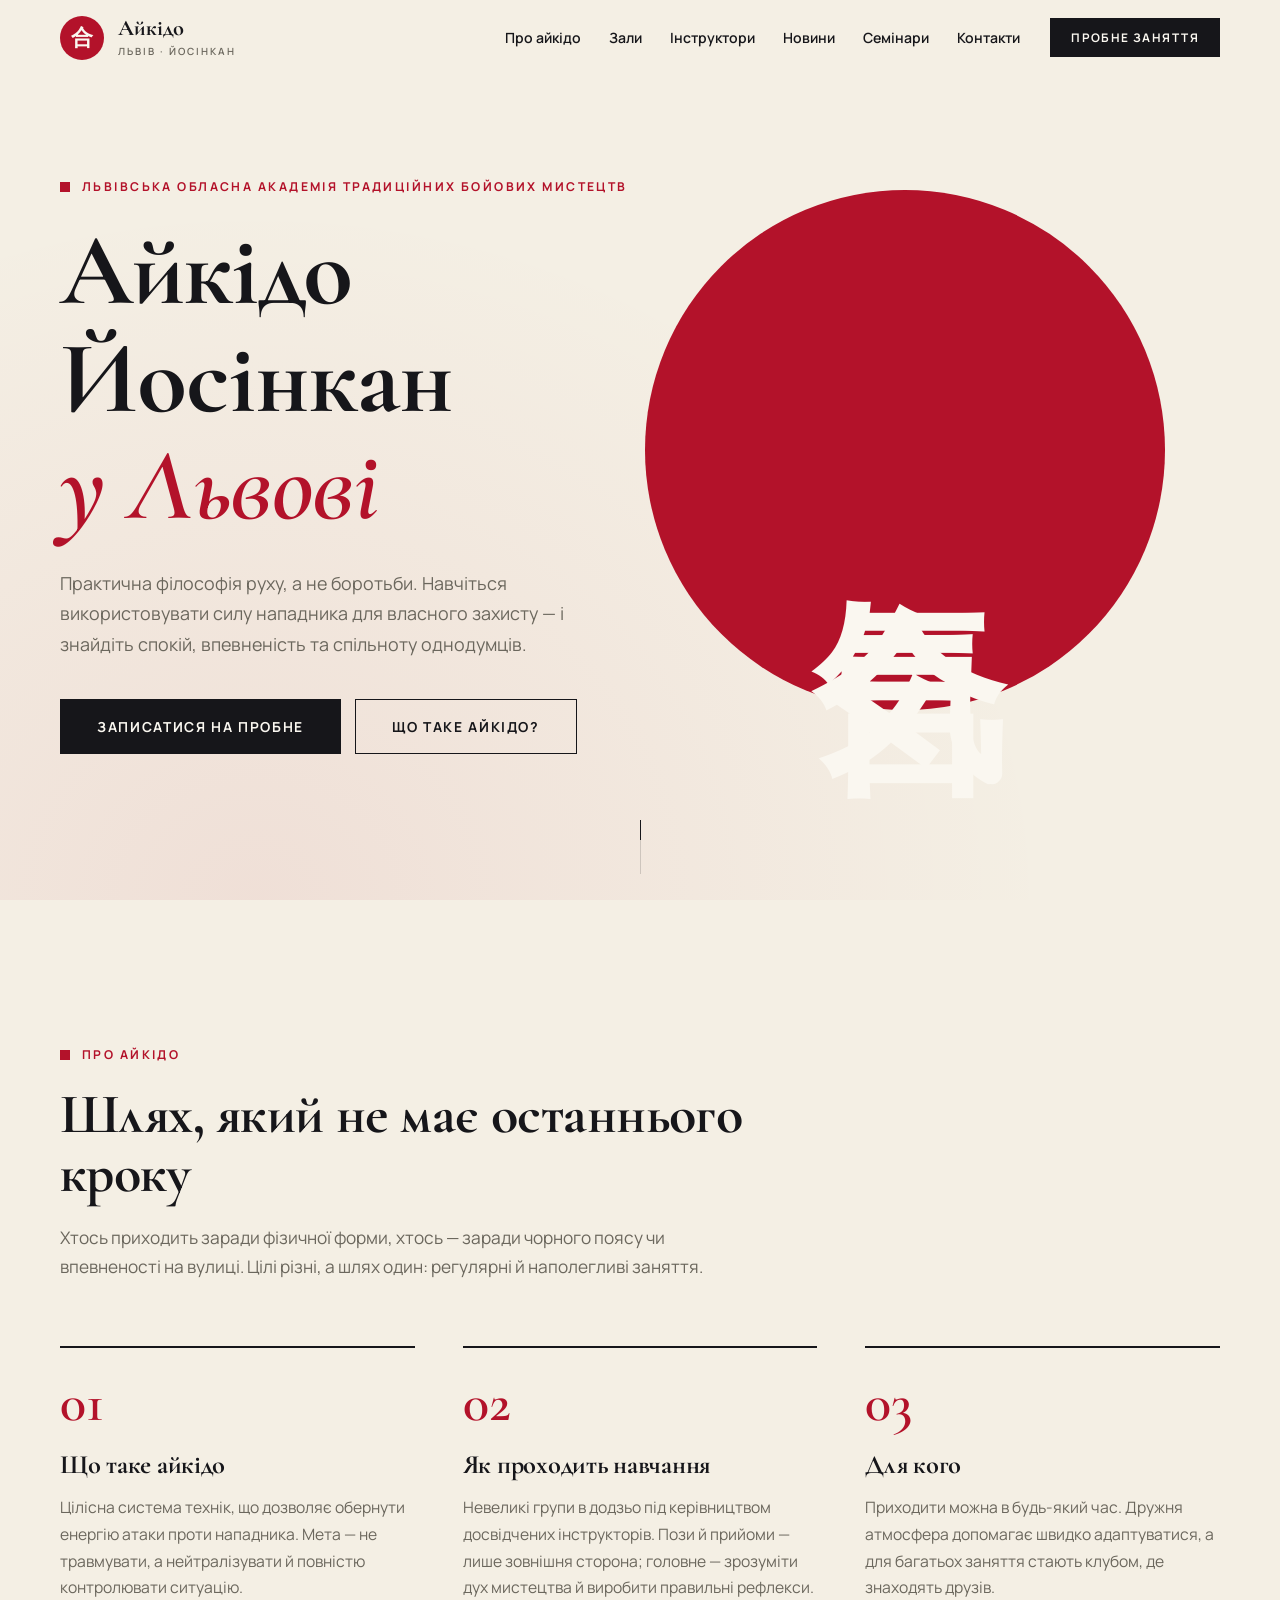
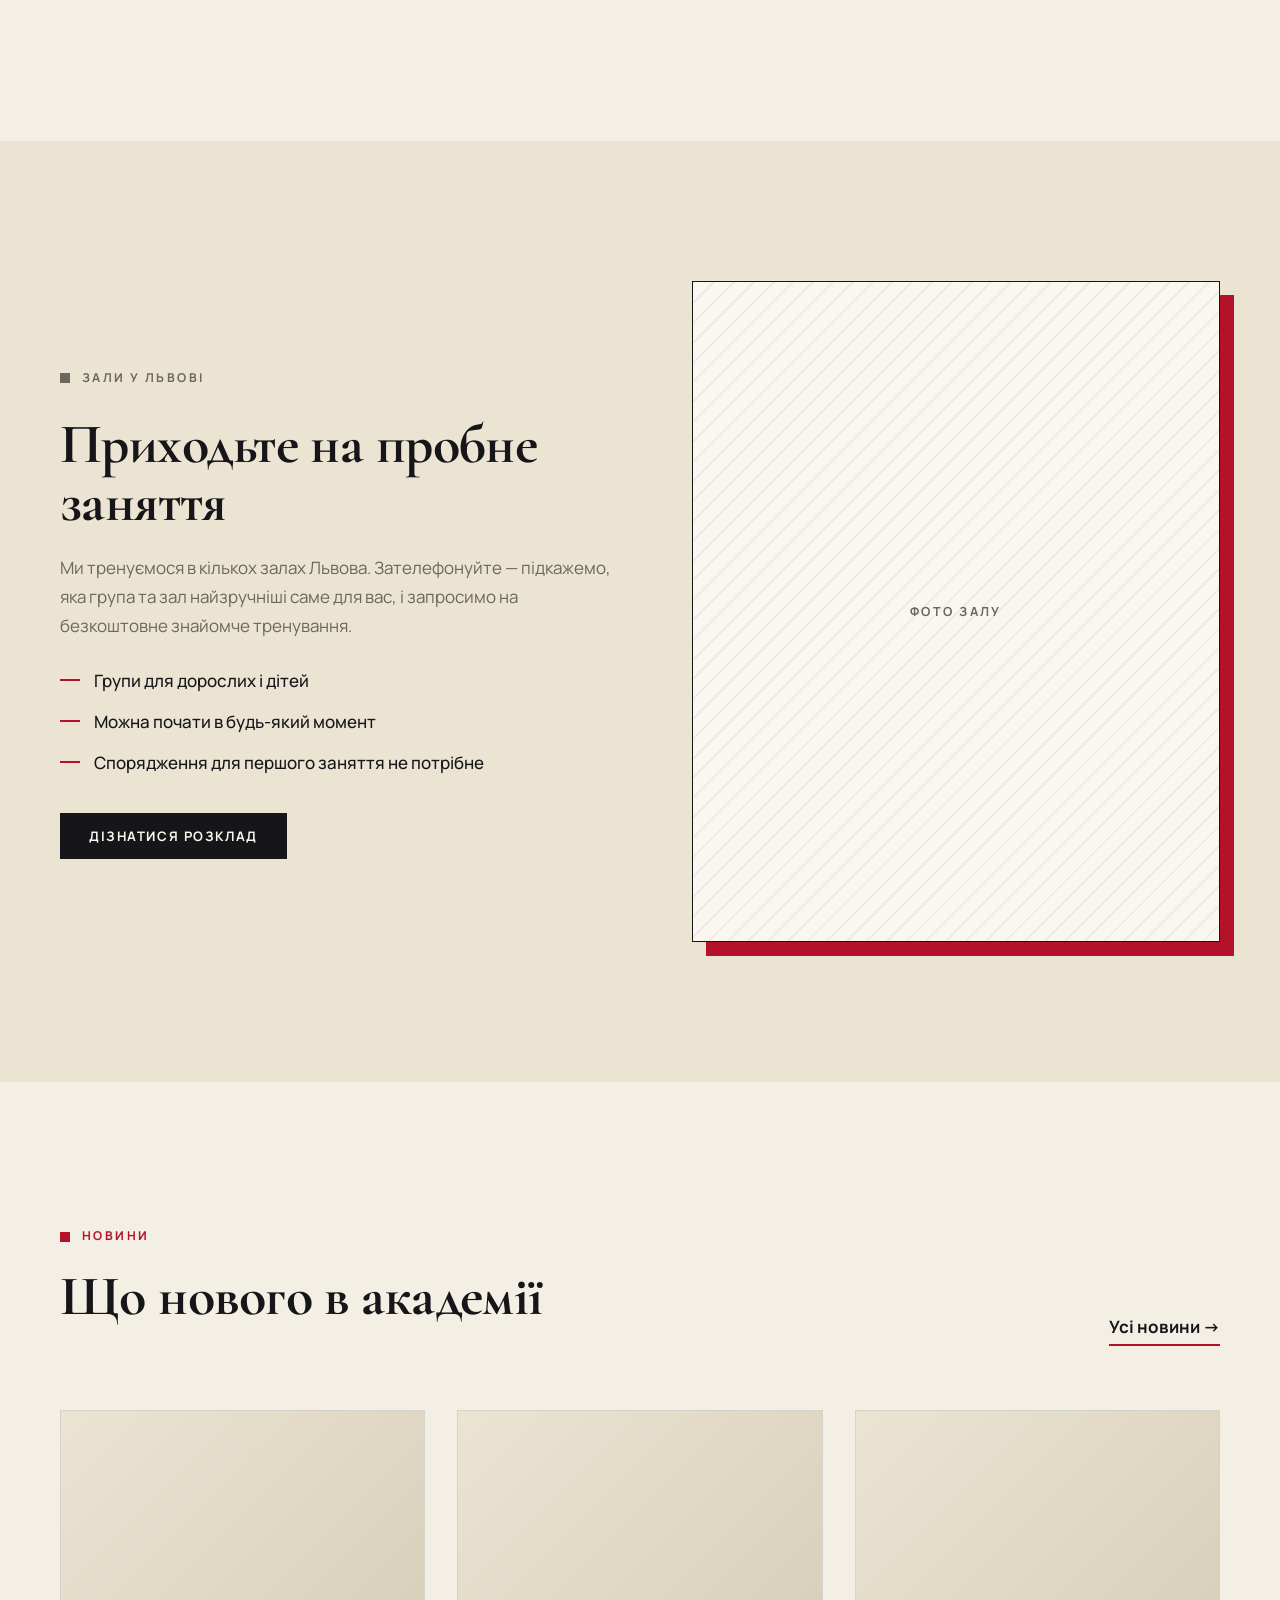
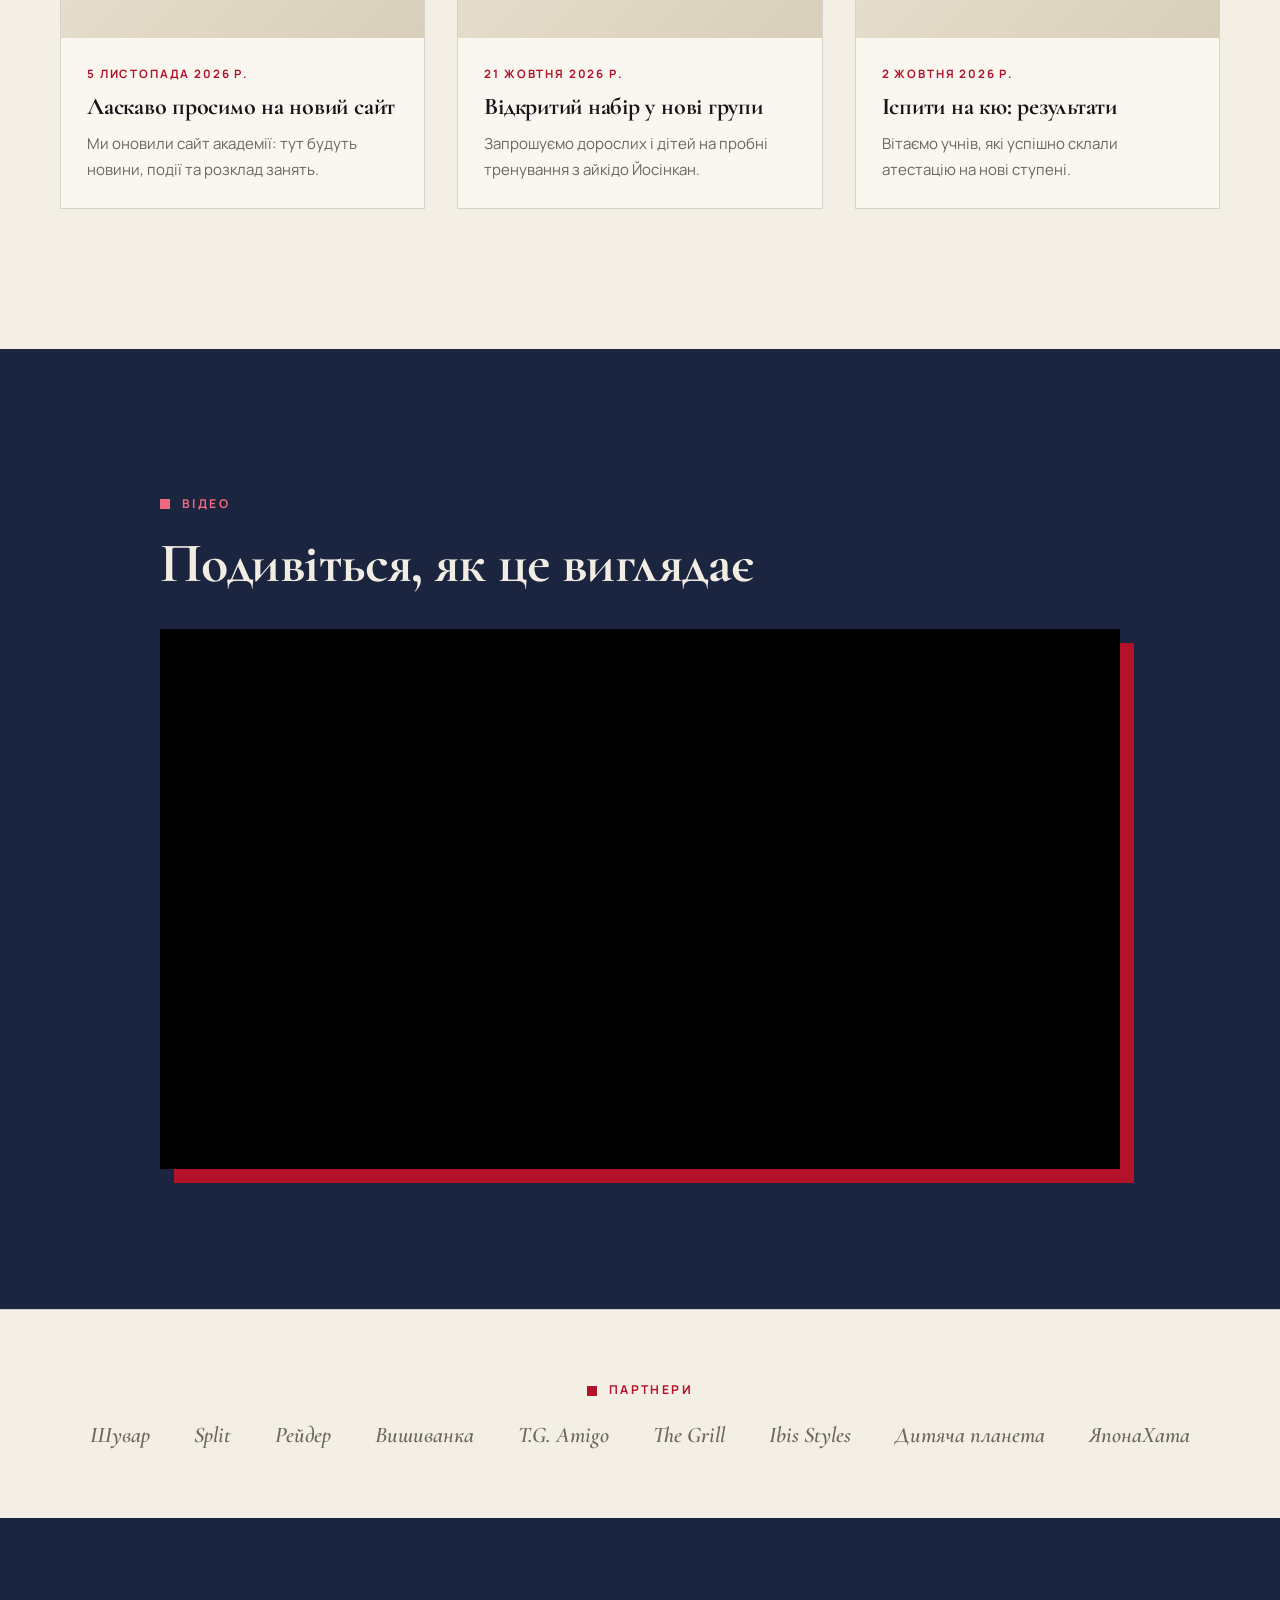
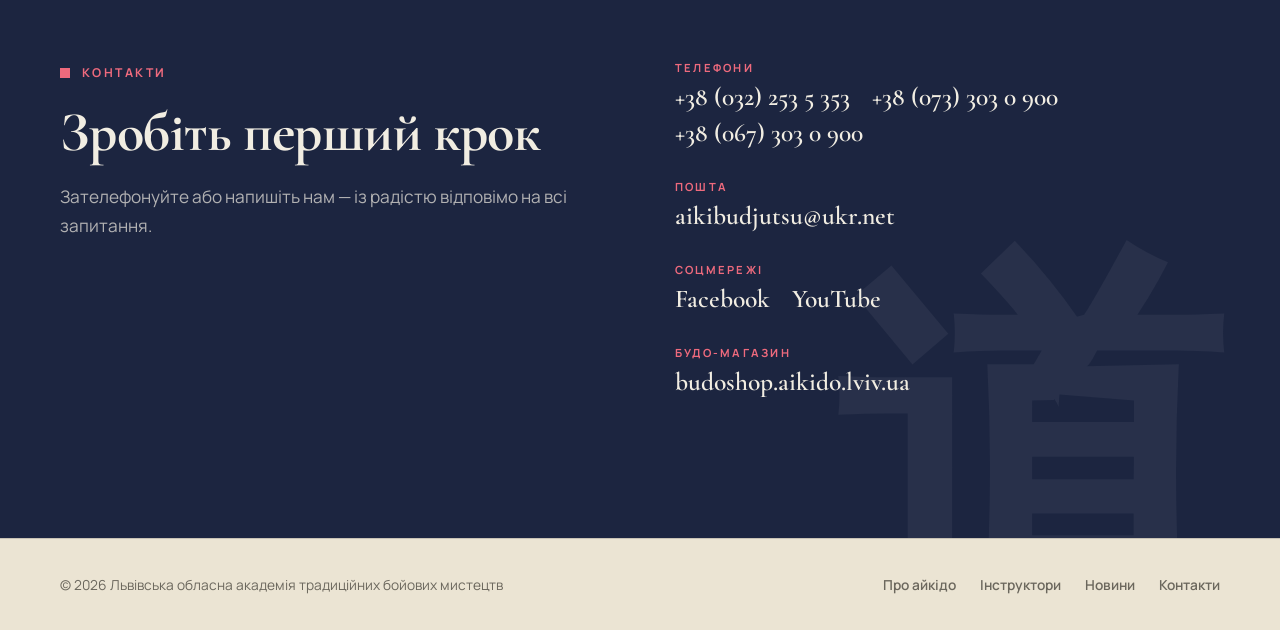
<file: index.html>
<!DOCTYPE html>
<html lang="uk">
<head>
  <meta charset="UTF-8">
  <meta name="viewport" content="width=device-width, initial-scale=1">
  <title>Айкідо Йосінкан у Львові — Академія традиційних бойових мистецтв</title>
  <meta name="description" content="Айкідо Йосінкан у Львові: тренування для дорослих і дітей, міжнародні семінари, досвідчені інструктори. Приходьте на пробне заняття.">
  <meta name="theme-color" content="#f4efe4">

  <link rel="preconnect" href="https://fonts.googleapis.com">
  <link rel="preconnect" href="https://fonts.gstatic.com" crossorigin>
  <link href="https://fonts.googleapis.com/css2?family=Cormorant+Garamond:ital,wght@0,500;0,600;0,700;1,600&family=Manrope:wght@400;500;600;700&display=swap" rel="stylesheet">
  <link rel="stylesheet" href="css/style.css">
</head>
<body>
  <a class="skip-link" href="#main">Перейти до змісту</a>

  <!-- ШАПКА -->
  <header class="header" id="header">
    <div class="container header__inner">
      <a href="index.html" class="logo" aria-label="Айкідо Львів — на головну">
        <span class="logo__mark" aria-hidden="true">合</span>
        <span class="logo__text">Айкідо<small>Львів · Йосінкан</small></span>
      </a>

      <nav class="nav" id="nav" aria-label="Головне меню">
        <ul class="nav__list">
          <li><a href="#about">Про айкідо</a></li>
          <li><a href="halls.html">Зали</a></li>
          <li><a href="instructors.html">Інструктори</a></li>
          <li><a href="news.html">Новини</a></li>
          <li><a href="seminars.html">Семінари</a></li>
          <li><a href="contacts.html">Контакти</a></li>
        </ul>
        <a href="contacts.html" class="btn btn--primary nav__cta">Пробне заняття</a>
      </nav>

      <button class="burger" id="burger" aria-label="Відкрити меню" aria-expanded="false" aria-controls="nav">
        <span></span><span></span><span></span>
      </button>
    </div>
  </header>

  <main id="main">
    <!-- HERO -->
    <section class="hero" id="top">
      <div class="hero__bg" aria-hidden="true">
        <div class="hero__circle"></div>
        <span class="hero__kanji">合気</span>
      </div>
      <div class="container hero__inner">
        <p class="eyebrow">Львівська обласна академія традиційних бойових мистецтв</p>
        <h1 class="hero__title">Айкідо Йосінкан<br><em>у Львові</em></h1>
        <p class="hero__lead">
          Практична філософія руху, а не боротьби. Навчіться використовувати силу нападника
          для власного захисту — і знайдіть спокій, впевненість та спільноту однодумців.
        </p>
        <div class="hero__actions">
          <a href="#contacts" class="btn btn--primary btn--lg">Записатися на пробне</a>
          <a href="#about" class="btn btn--ghost btn--lg">Що таке айкідо?</a>
        </div>
      </div>
      <a href="#about" class="hero__scroll" aria-label="Прокрутити вниз"><span></span></a>
    </section>

    <!-- ПРО АЙКІДО -->
    <section class="section" id="about">
      <div class="container">
        <header class="section__head reveal">
          <p class="eyebrow">Про айкідо</p>
          <h2>Шлях, який не має останнього кроку</h2>
          <p class="section__sub">
            Хтось приходить заради фізичної форми, хтось — заради чорного поясу чи впевненості на вулиці.
            Цілі різні, а шлях один: регулярні й наполегливі заняття.
          </p>
        </header>

        <div class="cards">
          <article class="card reveal">
            <span class="card__num">01</span>
            <h3>Що таке айкідо</h3>
            <p>
              Цілісна система технік, що дозволяє обернути енергію атаки проти нападника.
              Мета — не травмувати, а нейтралізувати й повністю контролювати ситуацію.
            </p>
          </article>
          <article class="card reveal">
            <span class="card__num">02</span>
            <h3>Як проходить навчання</h3>
            <p>
              Невеликі групи в додзьо під керівництвом досвідчених інструкторів.
              Пози й прийоми — лише зовнішня сторона; головне — зрозуміти дух мистецтва
              й виробити правильні рефлекси.
            </p>
          </article>
          <article class="card reveal">
            <span class="card__num">03</span>
            <h3>Для кого</h3>
            <p>
              Приходити можна в будь-який час. Дружня атмосфера допомагає швидко
              адаптуватися, а для багатьох заняття стають клубом, де знаходять друзів.
            </p>
          </article>
        </div>
      </div>
    </section>

    <!-- ЗАЛИ -->
    <section class="section section--alt" id="halls">
      <div class="container split">
        <div class="split__text reveal">
          <p class="eyebrow">Зали у Львові</p>
          <h2>Приходьте на пробне заняття</h2>
          <p>
            Ми тренуємося в кількох залах Львова. Зателефонуйте — підкажемо, яка група та зал
            найзручніші саме для вас, і запросимо на безкоштовне знайомче тренування.
          </p>
          <ul class="checklist">
            <li>Групи для дорослих і дітей</li>
            <li>Можна почати в будь-який момент</li>
            <li>Спорядження для першого заняття не потрібне</li>
          </ul>
          <!-- TODO: підставити реальний перелік залів, адрес і розкладу -->
          <a href="halls.html" class="btn btn--primary">Дізнатися розклад</a>
        </div>
        <div class="split__media reveal" aria-hidden="true">
          <!-- Замініть на реальне фото залу: <img src="img/hall.jpg" alt="Додзьо" loading="lazy"> -->
          <div class="photo-placeholder">
            <span>Фото залу</span>
          </div>
        </div>
      </div>
    </section>

    <!-- НОВИНИ -->
    <section class="section" id="news">
      <div class="container">
        <header class="section__head section__head--row reveal">
          <div>
            <p class="eyebrow">Новини</p>
            <h2>Що нового в академії</h2>
          </div>
          <a href="news.html" class="link-arrow">Усі новини →</a>
        </header>
        <div class="grid grid--news" id="news-list" data-limit="3" aria-live="polite"></div>
      </div>
    </section>

    <!-- ВІДЕО -->
    <section class="section section--dark" id="video">
      <div class="container video">
        <header class="section__head reveal">
          <p class="eyebrow">Відео</p>
          <h2>Подивіться, як це виглядає</h2>
        </header>
        <div class="video__frame reveal">
          <iframe
            src="https://youtu.be/_jmmj0fNS-0?si=Cm6_vCLoKXgEI-3q"
            title="Відео академії айкібудзюцу"
            loading="lazy"
            allow="accelerometer; autoplay; clipboard-write; encrypted-media; gyroscope; picture-in-picture"
            allowfullscreen></iframe>
        </div>
      </div>
    </section>

    <!-- ПАРТНЕРИ -->
    <section class="section section--tight" id="partners">
      <div class="container">
        <p class="eyebrow eyebrow--center">Партнери</p>
        <ul class="partners">
          <li>Шувар</li>
          <li>Split</li>
          <li>Рейдер</li>
          <li>Вишиванка</li>
          <li>T.G. Amigo</li>
          <li>The Grill</li>
          <li>Ibis Styles</li>
          <li>Дитяча планета</li>
          <li>ЯпонаХата</li>
        </ul>
      </div>
    </section>

    <!-- КОНТАКТИ / CTA -->
    <section class="section cta" id="contacts">
      <div class="container cta__inner">
        <div class="reveal">
          <p class="eyebrow">Контакти</p>
          <h2>Зробіть перший крок</h2>
          <p class="section__sub">Зателефонуйте або напишіть нам — із радістю відповімо на всі запитання.</p>
        </div>
        <ul class="contact-list reveal">
          <li>
            <span class="contact-list__label">Телефони</span>
            <a href="tel:+380322535353">+38 (032) 253 5 353</a>
            <a href="tel:+380733030900">+38 (073) 303 0 900</a>
            <a href="tel:+380673030900">+38 (067) 303 0 900</a>
          </li>
          <li>
            <span class="contact-list__label">Пошта</span>
            <a href="mailto:aikibudjutsu@ukr.net">aikibudjutsu@ukr.net</a>
          </li>
          <li>
            <span class="contact-list__label">Соцмережі</span>
            <a href="http://www.facebook.com/pages/Akademy-Aikibujutsu-Lvov-federation-of-Yoshinkan-Aikido/354203761275523" target="_blank" rel="noopener">Facebook</a>
            <a href="https://www.youtube.com/user/AcademyAikibujutsu" target="_blank" rel="noopener">YouTube</a>
          </li>
          <li>
            <span class="contact-list__label">Будо-магазин</span>
            <a href="https://budoshop.aikido.lviv.ua" target="_blank" rel="noopener">budoshop.aikido.lviv.ua</a>
          </li>
        </ul>
      </div>
    </section>
  </main>

  <!-- ПІДВАЛ -->
  <footer class="footer">
    <div class="container footer__inner">
      <p>© <span id="year">2026</span> Львівська обласна академія традиційних бойових мистецтв</p>
      <ul class="footer__links">
        <li><a href="#about">Про айкідо</a></li>
        <li><a href="instructors.html">Інструктори</a></li>
        <li><a href="news.html">Новини</a></li>
        <li><a href="contacts.html">Контакти</a></li>
      </ul>
    </div>
  </footer>

  <script src="js/data.js"></script>
  <script src="js/main.js"></script>
</body>
</html>
</file>
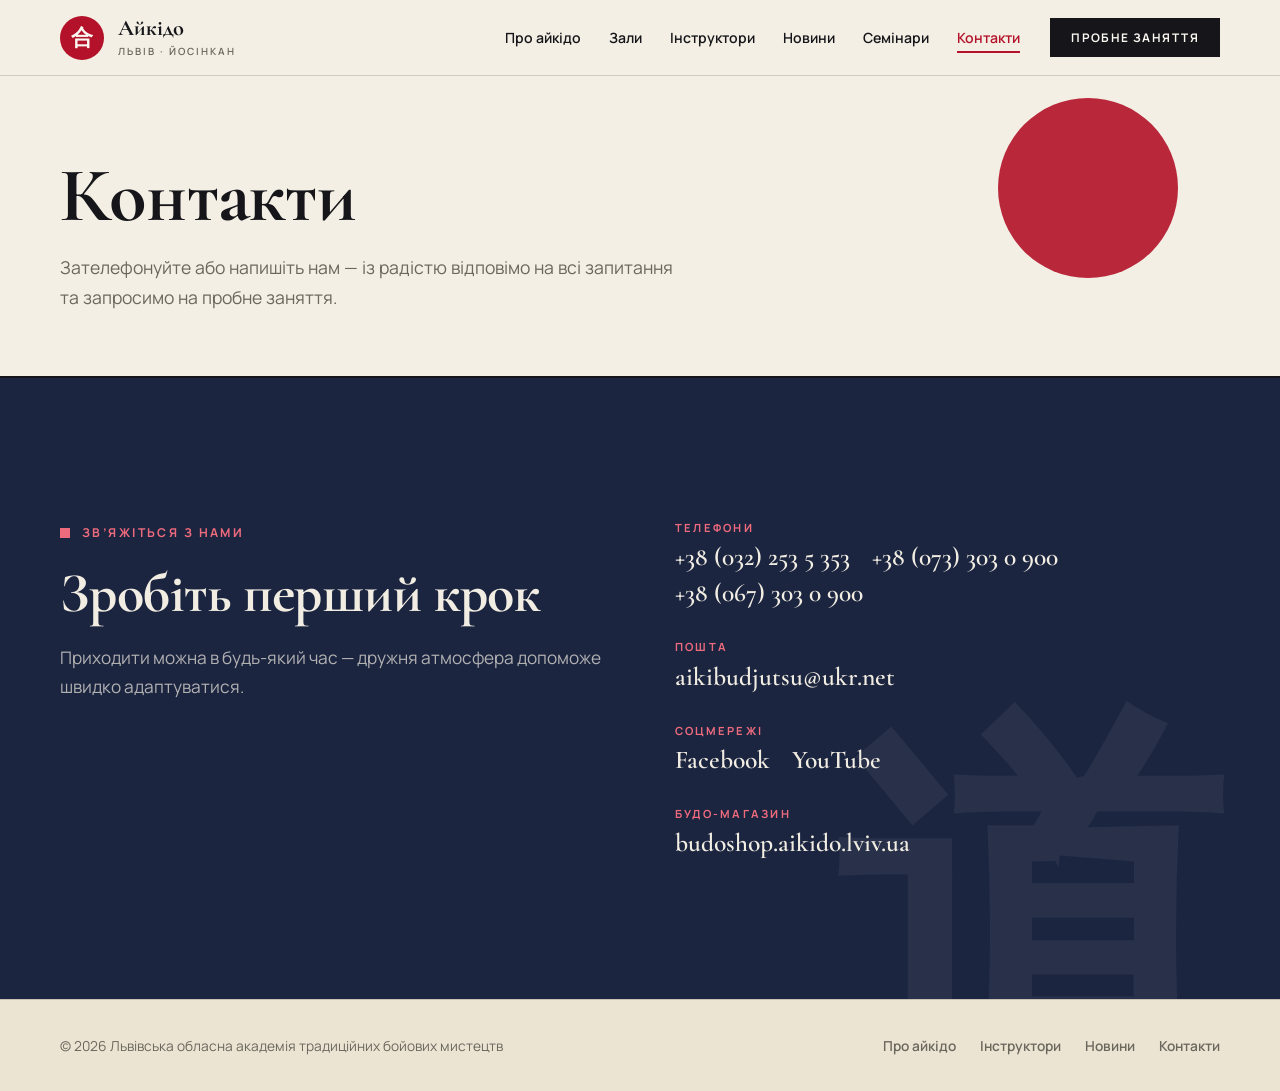
<file: contacts.html>
<!DOCTYPE html>
<html lang="uk">
<head>
  <meta charset="UTF-8">
  <meta name="viewport" content="width=device-width, initial-scale=1">
  <title>Контакти — Айкідо Львів</title>
  <meta name="description" content="Контакти Львівської академії традиційних бойових мистецтв: телефони, пошта, соцмережі.">
  <meta name="theme-color" content="#f4efe4">
  <link rel="preconnect" href="https://fonts.googleapis.com">
  <link rel="preconnect" href="https://fonts.gstatic.com" crossorigin>
  <link href="https://fonts.googleapis.com/css2?family=Cormorant+Garamond:ital,wght@0,500;0,600;0,700;1,600&family=Manrope:wght@400;500;600;700&display=swap" rel="stylesheet">
  <link rel="stylesheet" href="css/style.css">
</head>
<body>
  <a class="skip-link" href="#main">Перейти до змісту</a>
  <header class="header header--solid" id="header">
    <div class="container header__inner">
      <a href="index.html" class="logo" aria-label="Айкідо Львів — на головну">
        <span class="logo__mark" aria-hidden="true">合</span>
        <span class="logo__text">Айкідо<small>Львів · Йосінкан</small></span>
      </a>
      <nav class="nav" id="nav" aria-label="Головне меню">
        <ul class="nav__list">
          <li><a href="index.html#about">Про айкідо</a></li>
          <li><a href="halls.html">Зали</a></li>
          <li><a href="instructors.html">Інструктори</a></li>
          <li><a href="news.html">Новини</a></li>
          <li><a href="seminars.html">Семінари</a></li>
          <li><a href="contacts.html" aria-current="page">Контакти</a></li>
        </ul>
        <a href="contacts.html" class="btn btn--primary nav__cta">Пробне заняття</a>
      </nav>
      <button class="burger" id="burger" aria-label="Відкрити меню" aria-expanded="false" aria-controls="nav">
        <span></span><span></span><span></span>
      </button>
    </div>
  </header>

  <main id="main">
    <section class="page-hero">
      <div class="container">
        <h1>Контакти</h1>
        <p>Зателефонуйте або напишіть нам — із радістю відповімо на всі запитання та запросимо на пробне заняття.</p>
      </div>
    </section>
    <section class="section cta" id="contacts">
      <div class="container cta__inner">
        <div>
          <p class="eyebrow">Зв’яжіться з нами</p>
          <h2>Зробіть перший крок</h2>
          <p class="section__sub">Приходити можна в будь-який час — дружня атмосфера допоможе швидко адаптуватися.</p>
        </div>
        <ul class="contact-list">
          <li>
            <span class="contact-list__label">Телефони</span>
            <a href="tel:+380322535353">+38 (032) 253 5 353</a>
            <a href="tel:+380733030900">+38 (073) 303 0 900</a>
            <a href="tel:+380673030900">+38 (067) 303 0 900</a>
          </li>
          <li>
            <span class="contact-list__label">Пошта</span>
            <a href="mailto:aikibudjutsu@ukr.net">aikibudjutsu@ukr.net</a>
          </li>
          <li>
            <span class="contact-list__label">Соцмережі</span>
            <a href="http://www.facebook.com/pages/Akademy-Aikibujutsu-Lvov-federation-of-Yoshinkan-Aikido/354203761275523" target="_blank" rel="noopener">Facebook</a>
            <a href="https://www.youtube.com/user/AcademyAikibujutsu" target="_blank" rel="noopener">YouTube</a>
          </li>
          <li>
            <span class="contact-list__label">Будо-магазин</span>
            <a href="https://budoshop.aikido.lviv.ua" target="_blank" rel="noopener">budoshop.aikido.lviv.ua</a>
          </li>
        </ul>
      </div>
    </section>
  </main>

  <footer class="footer">
    <div class="container footer__inner">
      <p>© <span id="year">2026</span> Львівська обласна академія традиційних бойових мистецтв</p>
      <ul class="footer__links">
        <li><a href="index.html#about">Про айкідо</a></li>
        <li><a href="instructors.html">Інструктори</a></li>
        <li><a href="news.html">Новини</a></li>
        <li><a href="contacts.html">Контакти</a></li>
      </ul>
    </div>
  </footer>
  <script src="js/data.js"></script>
  <script src="js/main.js"></script>
</body>
</html>
</file>
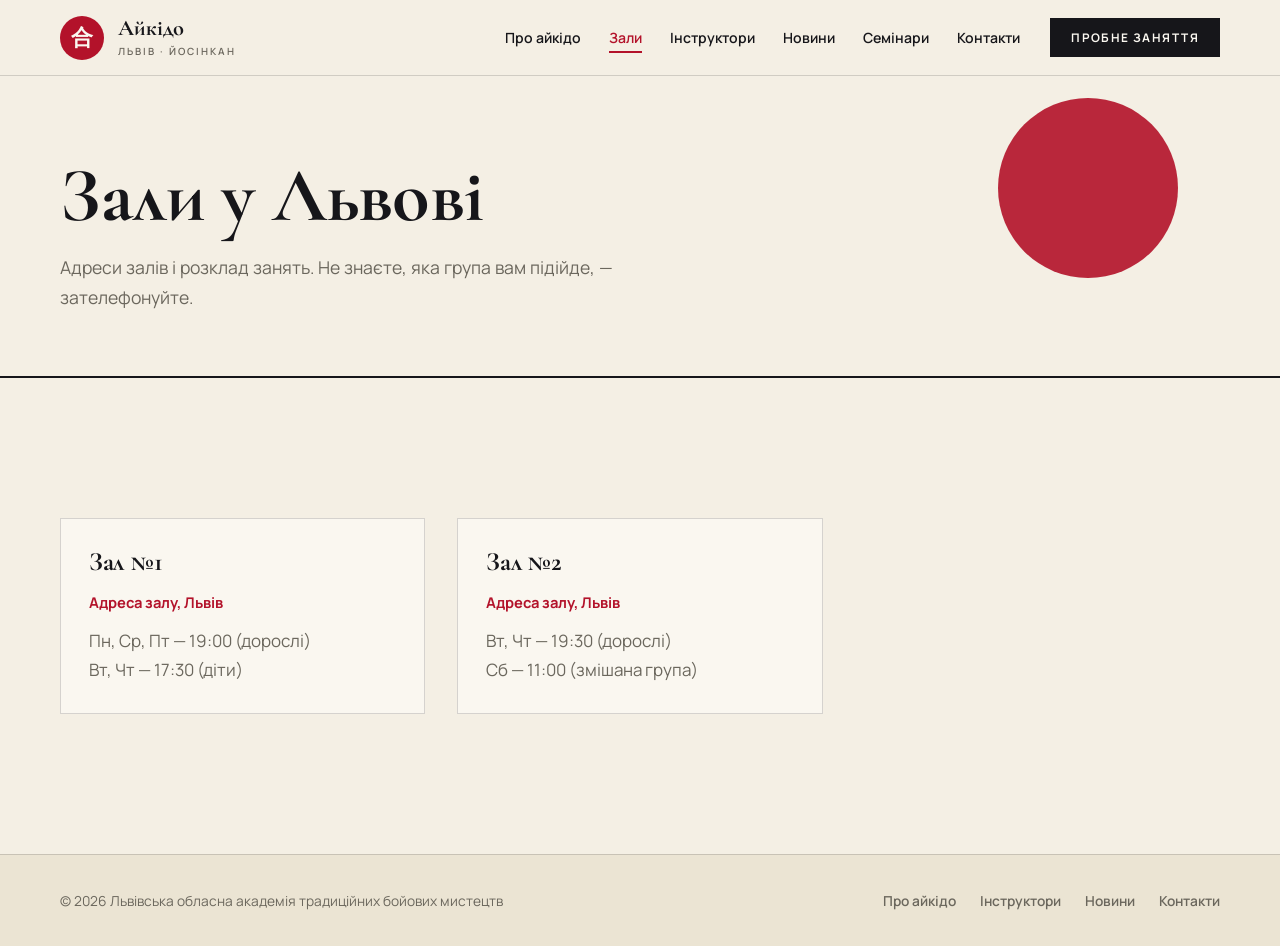
<file: halls.html>
<!DOCTYPE html>
<html lang="uk">
<head>
  <meta charset="UTF-8">
  <meta name="viewport" content="width=device-width, initial-scale=1">
  <title>Зали — Айкідо Львів</title>
  <meta name="description" content="Зали та розклад тренувань з айкідо Йосінкан у Львові.">
  <meta name="theme-color" content="#f4efe4">
  <link rel="preconnect" href="https://fonts.googleapis.com">
  <link rel="preconnect" href="https://fonts.gstatic.com" crossorigin>
  <link href="https://fonts.googleapis.com/css2?family=Cormorant+Garamond:ital,wght@0,500;0,600;0,700;1,600&family=Manrope:wght@400;500;600;700&display=swap" rel="stylesheet">
  <link rel="stylesheet" href="css/style.css">
</head>
<body>
  <a class="skip-link" href="#main">Перейти до змісту</a>
  <header class="header header--solid" id="header">
    <div class="container header__inner">
      <a href="index.html" class="logo" aria-label="Айкідо Львів — на головну">
        <span class="logo__mark" aria-hidden="true">合</span>
        <span class="logo__text">Айкідо<small>Львів · Йосінкан</small></span>
      </a>
      <nav class="nav" id="nav" aria-label="Головне меню">
        <ul class="nav__list">
          <li><a href="index.html#about">Про айкідо</a></li>
          <li><a href="halls.html" aria-current="page">Зали</a></li>
          <li><a href="instructors.html">Інструктори</a></li>
          <li><a href="news.html">Новини</a></li>
          <li><a href="seminars.html">Семінари</a></li>
          <li><a href="contacts.html">Контакти</a></li>
        </ul>
        <a href="contacts.html" class="btn btn--primary nav__cta">Пробне заняття</a>
      </nav>
      <button class="burger" id="burger" aria-label="Відкрити меню" aria-expanded="false" aria-controls="nav">
        <span></span><span></span><span></span>
      </button>
    </div>
  </header>

  <main id="main">
    <section class="page-hero">
      <div class="container">
        <h1>Зали у Львові</h1>
        <p>Адреси залів і розклад занять. Не знаєте, яка група вам підійде, — зателефонуйте.</p>
      </div>
    </section>
    <section class="section">
      <div class="container">
        <div class="halls" id="halls-list" aria-live="polite"></div>
      </div>
    </section>
  </main>

  <footer class="footer">
    <div class="container footer__inner">
      <p>© <span id="year">2026</span> Львівська обласна академія традиційних бойових мистецтв</p>
      <ul class="footer__links">
        <li><a href="index.html#about">Про айкідо</a></li>
        <li><a href="instructors.html">Інструктори</a></li>
        <li><a href="news.html">Новини</a></li>
        <li><a href="contacts.html">Контакти</a></li>
      </ul>
    </div>
  </footer>
  <script src="js/data.js"></script>
  <script src="js/main.js"></script>
</body>
</html>
</file>
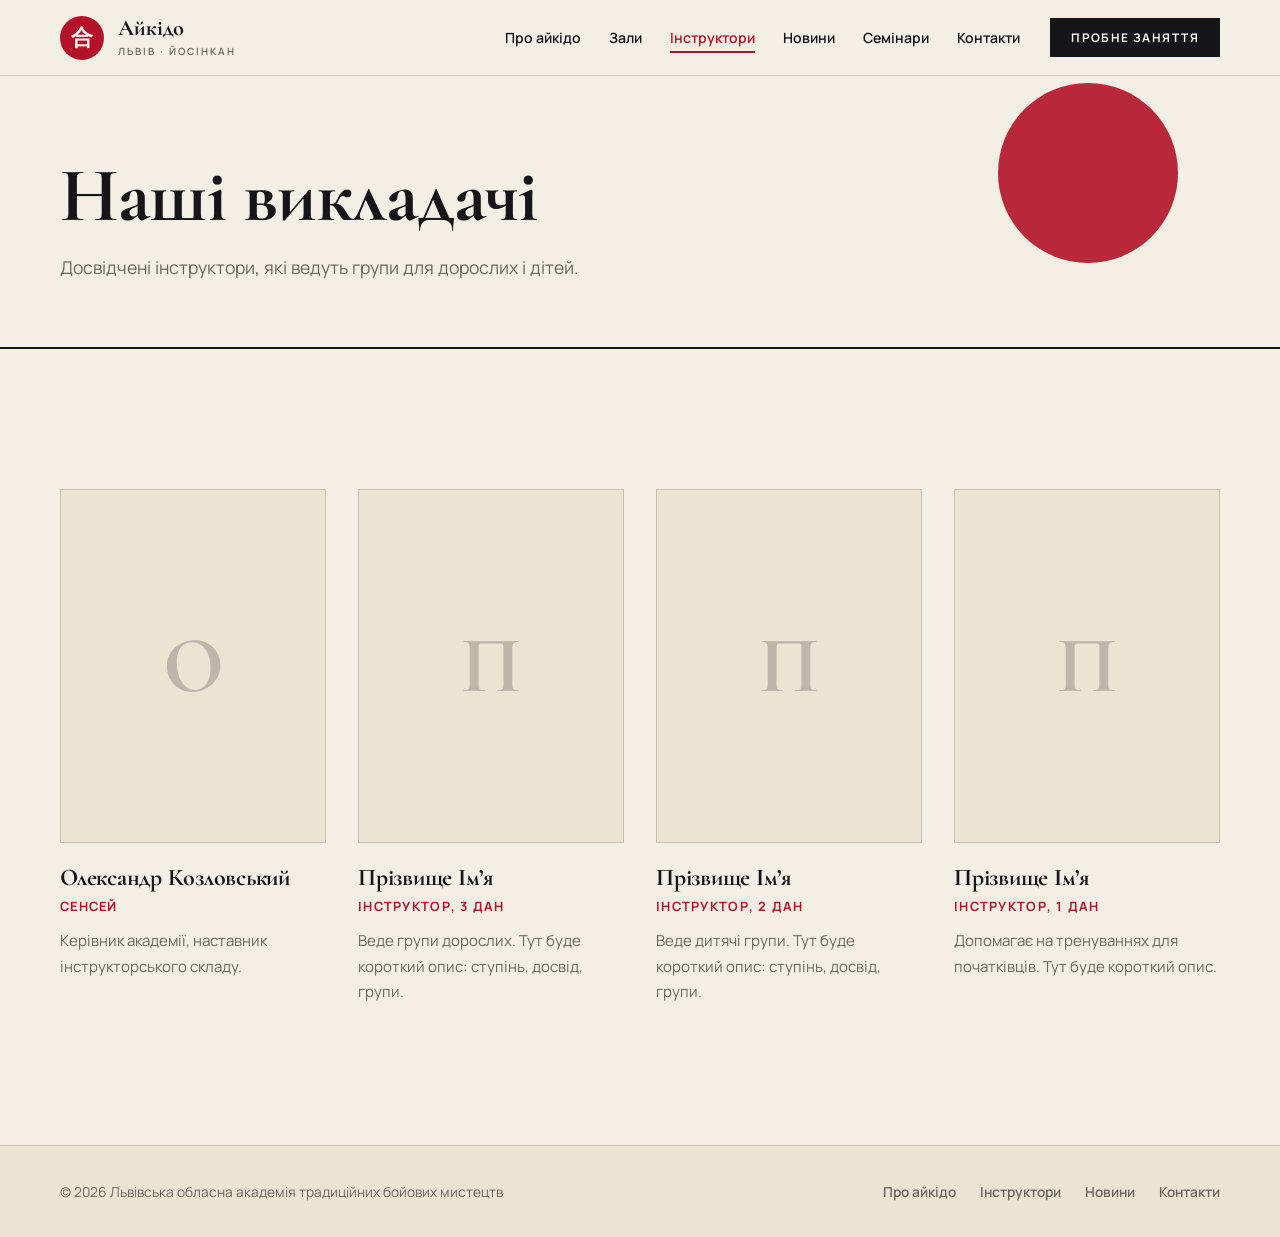
<file: instructors.html>
<!DOCTYPE html>
<html lang="uk">
<head>
  <meta charset="UTF-8">
  <meta name="viewport" content="width=device-width, initial-scale=1">
  <title>Інструктори — Айкідо Львів</title>
  <meta name="description" content="Інструктори Львівської академії традиційних бойових мистецтв — айкідо Йосінкан.">
  <meta name="theme-color" content="#f4efe4">
  <link rel="preconnect" href="https://fonts.googleapis.com">
  <link rel="preconnect" href="https://fonts.gstatic.com" crossorigin>
  <link href="https://fonts.googleapis.com/css2?family=Cormorant+Garamond:ital,wght@0,500;0,600;0,700;1,600&family=Manrope:wght@400;500;600;700&display=swap" rel="stylesheet">
  <link rel="stylesheet" href="css/style.css">
</head>
<body>
  <a class="skip-link" href="#main">Перейти до змісту</a>
  <header class="header header--solid" id="header">
    <div class="container header__inner">
      <a href="index.html" class="logo" aria-label="Айкідо Львів — на головну">
        <span class="logo__mark" aria-hidden="true">合</span>
        <span class="logo__text">Айкідо<small>Львів · Йосінкан</small></span>
      </a>
      <nav class="nav" id="nav" aria-label="Головне меню">
        <ul class="nav__list">
          <li><a href="index.html#about">Про айкідо</a></li>
          <li><a href="halls.html">Зали</a></li>
          <li><a href="instructors.html" aria-current="page">Інструктори</a></li>
          <li><a href="news.html">Новини</a></li>
          <li><a href="seminars.html">Семінари</a></li>
          <li><a href="contacts.html">Контакти</a></li>
        </ul>
        <a href="contacts.html" class="btn btn--primary nav__cta">Пробне заняття</a>
      </nav>
      <button class="burger" id="burger" aria-label="Відкрити меню" aria-expanded="false" aria-controls="nav">
        <span></span><span></span><span></span>
      </button>
    </div>
  </header>

  <main id="main">
    <section class="page-hero">
      <div class="container">
        <h1>Наші викладачі</h1>
        <p>Досвідчені інструктори, які ведуть групи для дорослих і дітей.</p>
      </div>
    </section>
    <section class="section">
      <div class="container">
        <div class="grid grid--instructors" id="instructors-list" aria-live="polite"></div>
      </div>
    </section>
  </main>

  <footer class="footer">
    <div class="container footer__inner">
      <p>© <span id="year">2026</span> Львівська обласна академія традиційних бойових мистецтв</p>
      <ul class="footer__links">
        <li><a href="index.html#about">Про айкідо</a></li>
        <li><a href="instructors.html">Інструктори</a></li>
        <li><a href="news.html">Новини</a></li>
        <li><a href="contacts.html">Контакти</a></li>
      </ul>
    </div>
  </footer>
  <script src="js/data.js"></script>
  <script src="js/main.js"></script>
</body>
</html>
</file>
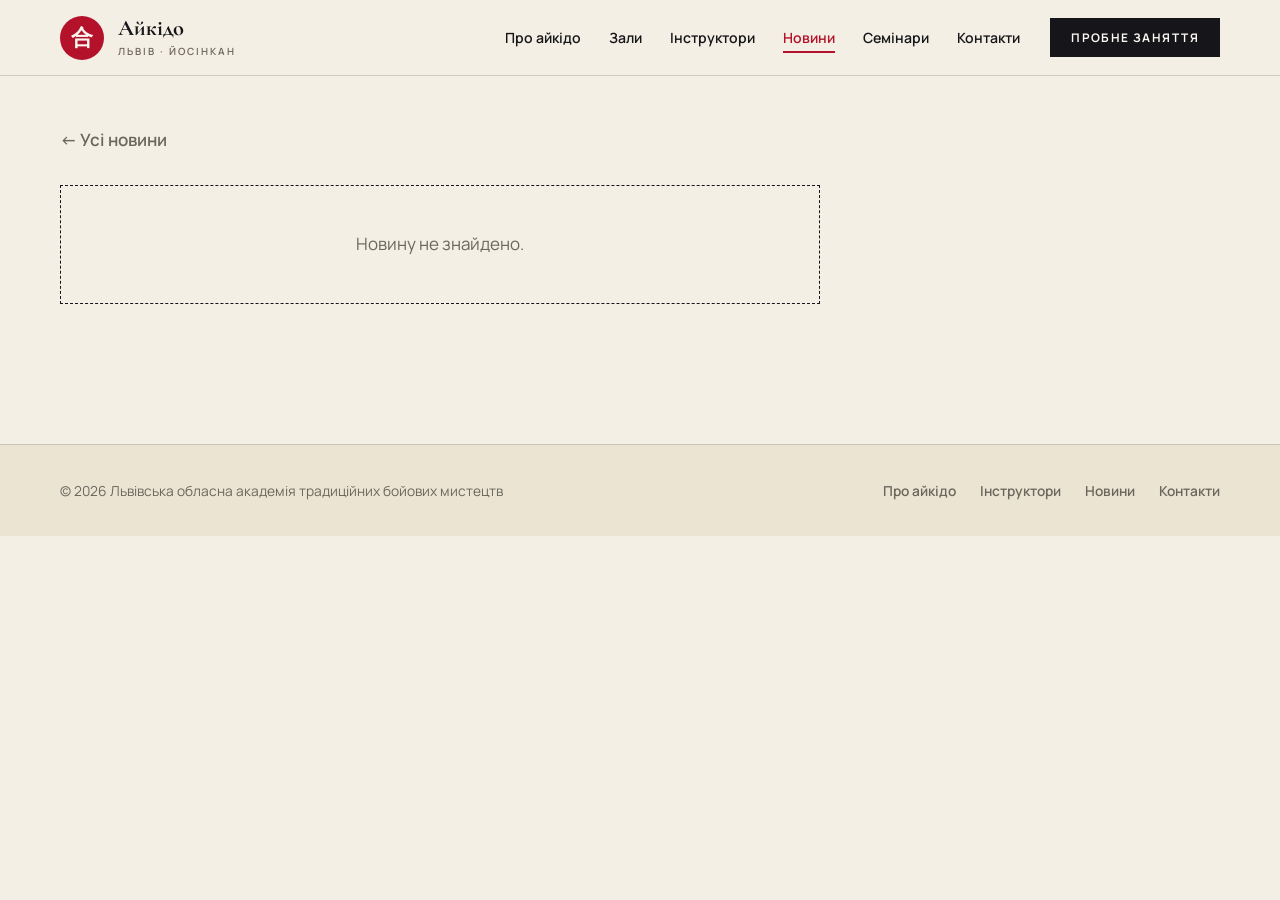
<file: news-post.html>
<!DOCTYPE html>
<html lang="uk">
<head>
  <meta charset="UTF-8">
  <meta name="viewport" content="width=device-width, initial-scale=1">
  <title>Новина — Айкідо Львів</title>
  <meta name="description" content="Новина академії айкідо Йосінкан у Львові.">
  <meta name="theme-color" content="#f4efe4">
  <link rel="preconnect" href="https://fonts.googleapis.com">
  <link rel="preconnect" href="https://fonts.gstatic.com" crossorigin>
  <link href="https://fonts.googleapis.com/css2?family=Cormorant+Garamond:ital,wght@0,500;0,600;0,700;1,600&family=Manrope:wght@400;500;600;700&display=swap" rel="stylesheet">
  <link rel="stylesheet" href="css/style.css">
</head>
<body>
  <a class="skip-link" href="#main">Перейти до змісту</a>
  <header class="header header--solid" id="header">
    <div class="container header__inner">
      <a href="index.html" class="logo" aria-label="Айкідо Львів — на головну">
        <span class="logo__mark" aria-hidden="true">合</span>
        <span class="logo__text">Айкідо<small>Львів · Йосінкан</small></span>
      </a>
      <nav class="nav" id="nav" aria-label="Головне меню">
        <ul class="nav__list">
          <li><a href="index.html#about">Про айкідо</a></li>
          <li><a href="halls.html">Зали</a></li>
          <li><a href="instructors.html">Інструктори</a></li>
          <li><a href="news.html" aria-current="page">Новини</a></li>
          <li><a href="seminars.html">Семінари</a></li>
          <li><a href="contacts.html">Контакти</a></li>
        </ul>
        <a href="contacts.html" class="btn btn--primary nav__cta">Пробне заняття</a>
      </nav>
      <button class="burger" id="burger" aria-label="Відкрити меню" aria-expanded="false" aria-controls="nav">
        <span></span><span></span><span></span>
      </button>
    </div>
  </header>

  <main id="main">
    <section class="section section--article">
      <div class="container">
        <a class="back-link" href="news.html">← Усі новини</a>
        <article class="article" id="article" aria-live="polite"></article>
      </div>
    </section>
  </main>

  <footer class="footer">
    <div class="container footer__inner">
      <p>© <span id="year">2026</span> Львівська обласна академія традиційних бойових мистецтв</p>
      <ul class="footer__links">
        <li><a href="index.html#about">Про айкідо</a></li>
        <li><a href="instructors.html">Інструктори</a></li>
        <li><a href="news.html">Новини</a></li>
        <li><a href="contacts.html">Контакти</a></li>
      </ul>
    </div>
  </footer>
  <script src="js/data.js"></script>
  <script src="js/main.js"></script>
</body>
</html>
</file>
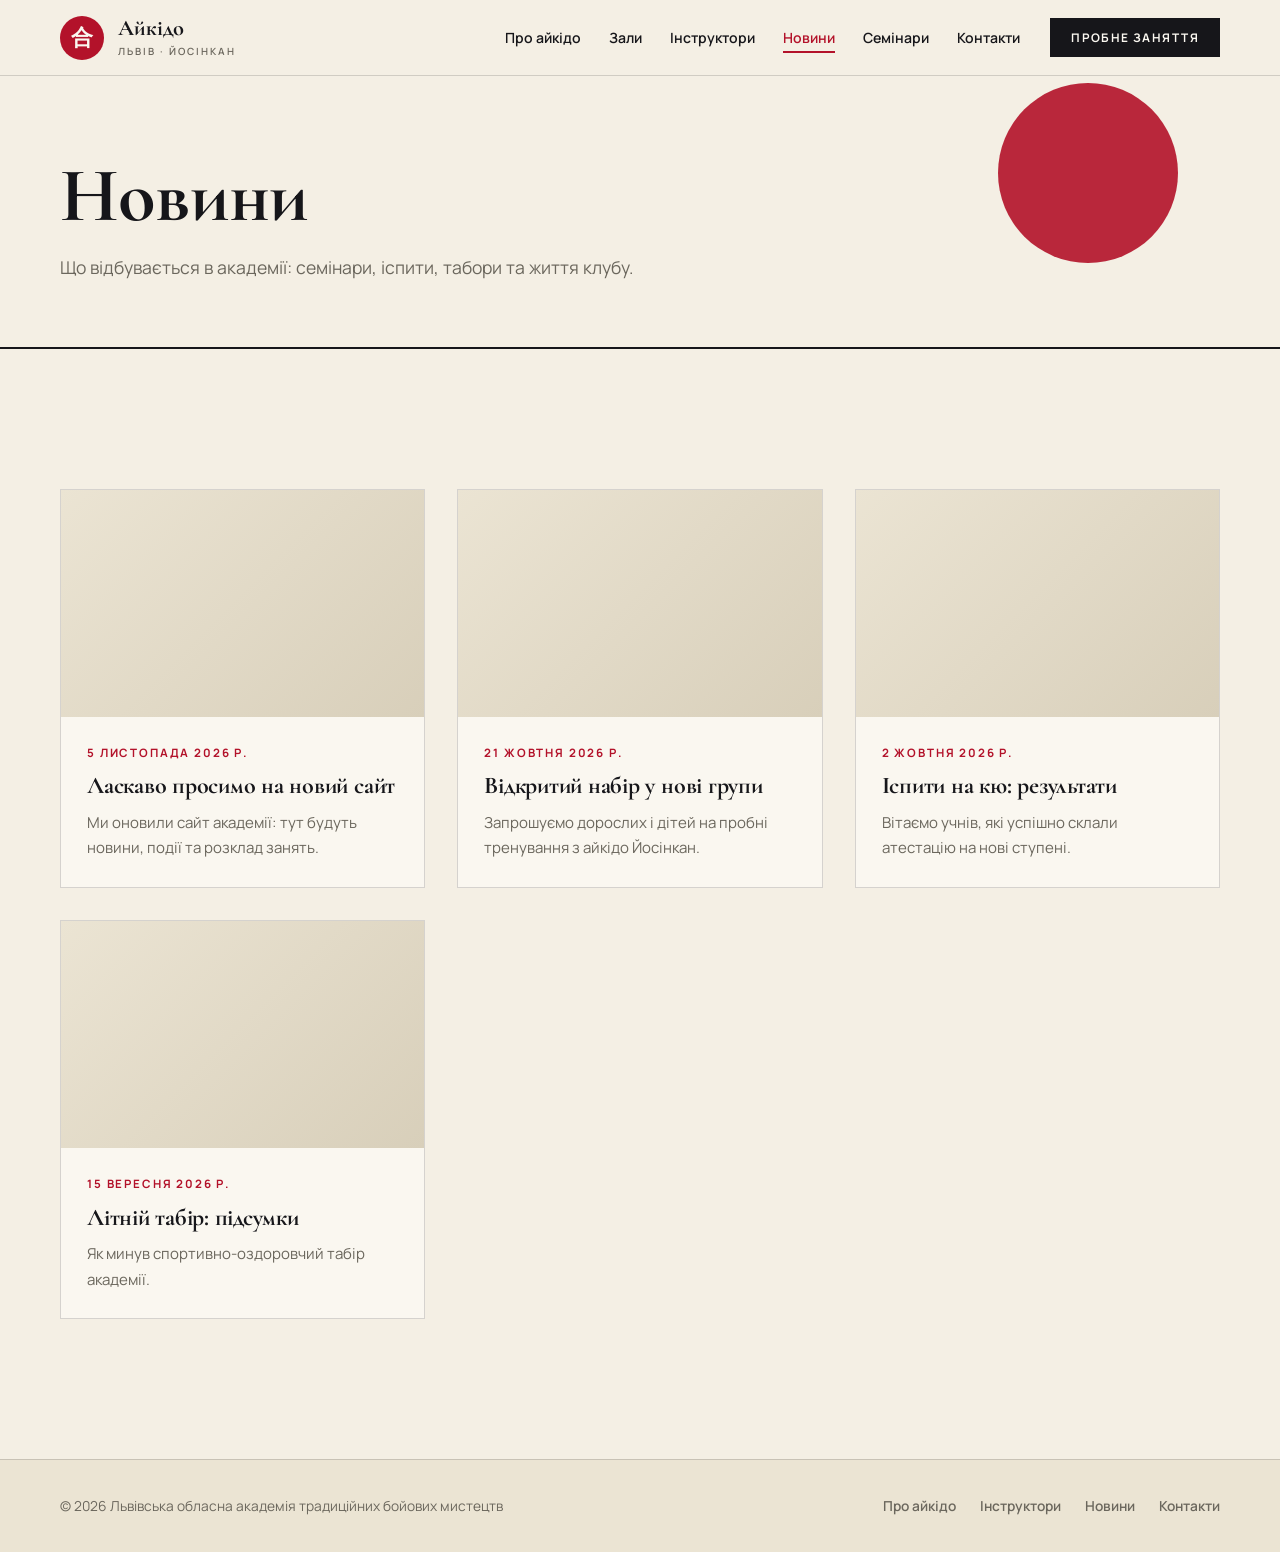
<file: news.html>
<!DOCTYPE html>
<html lang="uk">
<head>
  <meta charset="UTF-8">
  <meta name="viewport" content="width=device-width, initial-scale=1">
  <title>Новини — Айкідо Львів</title>
  <meta name="description" content="Новини академії традиційних бойових мистецтв та айкідо Йосінкан у Львові.">
  <meta name="theme-color" content="#f4efe4">
  <link rel="preconnect" href="https://fonts.googleapis.com">
  <link rel="preconnect" href="https://fonts.gstatic.com" crossorigin>
  <link href="https://fonts.googleapis.com/css2?family=Cormorant+Garamond:ital,wght@0,500;0,600;0,700;1,600&family=Manrope:wght@400;500;600;700&display=swap" rel="stylesheet">
  <link rel="stylesheet" href="css/style.css">
</head>
<body>
  <a class="skip-link" href="#main">Перейти до змісту</a>
  <header class="header header--solid" id="header">
    <div class="container header__inner">
      <a href="index.html" class="logo" aria-label="Айкідо Львів — на головну">
        <span class="logo__mark" aria-hidden="true">合</span>
        <span class="logo__text">Айкідо<small>Львів · Йосінкан</small></span>
      </a>
      <nav class="nav" id="nav" aria-label="Головне меню">
        <ul class="nav__list">
          <li><a href="index.html#about">Про айкідо</a></li>
          <li><a href="halls.html">Зали</a></li>
          <li><a href="instructors.html">Інструктори</a></li>
          <li><a href="news.html" aria-current="page">Новини</a></li>
          <li><a href="seminars.html">Семінари</a></li>
          <li><a href="contacts.html">Контакти</a></li>
        </ul>
        <a href="contacts.html" class="btn btn--primary nav__cta">Пробне заняття</a>
      </nav>
      <button class="burger" id="burger" aria-label="Відкрити меню" aria-expanded="false" aria-controls="nav">
        <span></span><span></span><span></span>
      </button>
    </div>
  </header>

  <main id="main">
    <section class="page-hero">
      <div class="container">
        <h1>Новини</h1>
        <p>Що відбувається в академії: семінари, іспити, табори та життя клубу.</p>
      </div>
    </section>
    <section class="section">
      <div class="container">
        <div class="grid grid--news" id="news-list" aria-live="polite"></div>
      </div>
    </section>
  </main>

  <footer class="footer">
    <div class="container footer__inner">
      <p>© <span id="year">2026</span> Львівська обласна академія традиційних бойових мистецтв</p>
      <ul class="footer__links">
        <li><a href="index.html#about">Про айкідо</a></li>
        <li><a href="instructors.html">Інструктори</a></li>
        <li><a href="news.html">Новини</a></li>
        <li><a href="contacts.html">Контакти</a></li>
      </ul>
    </div>
  </footer>
  <script src="js/data.js"></script>
  <script src="js/main.js"></script>
</body>
</html>
</file>
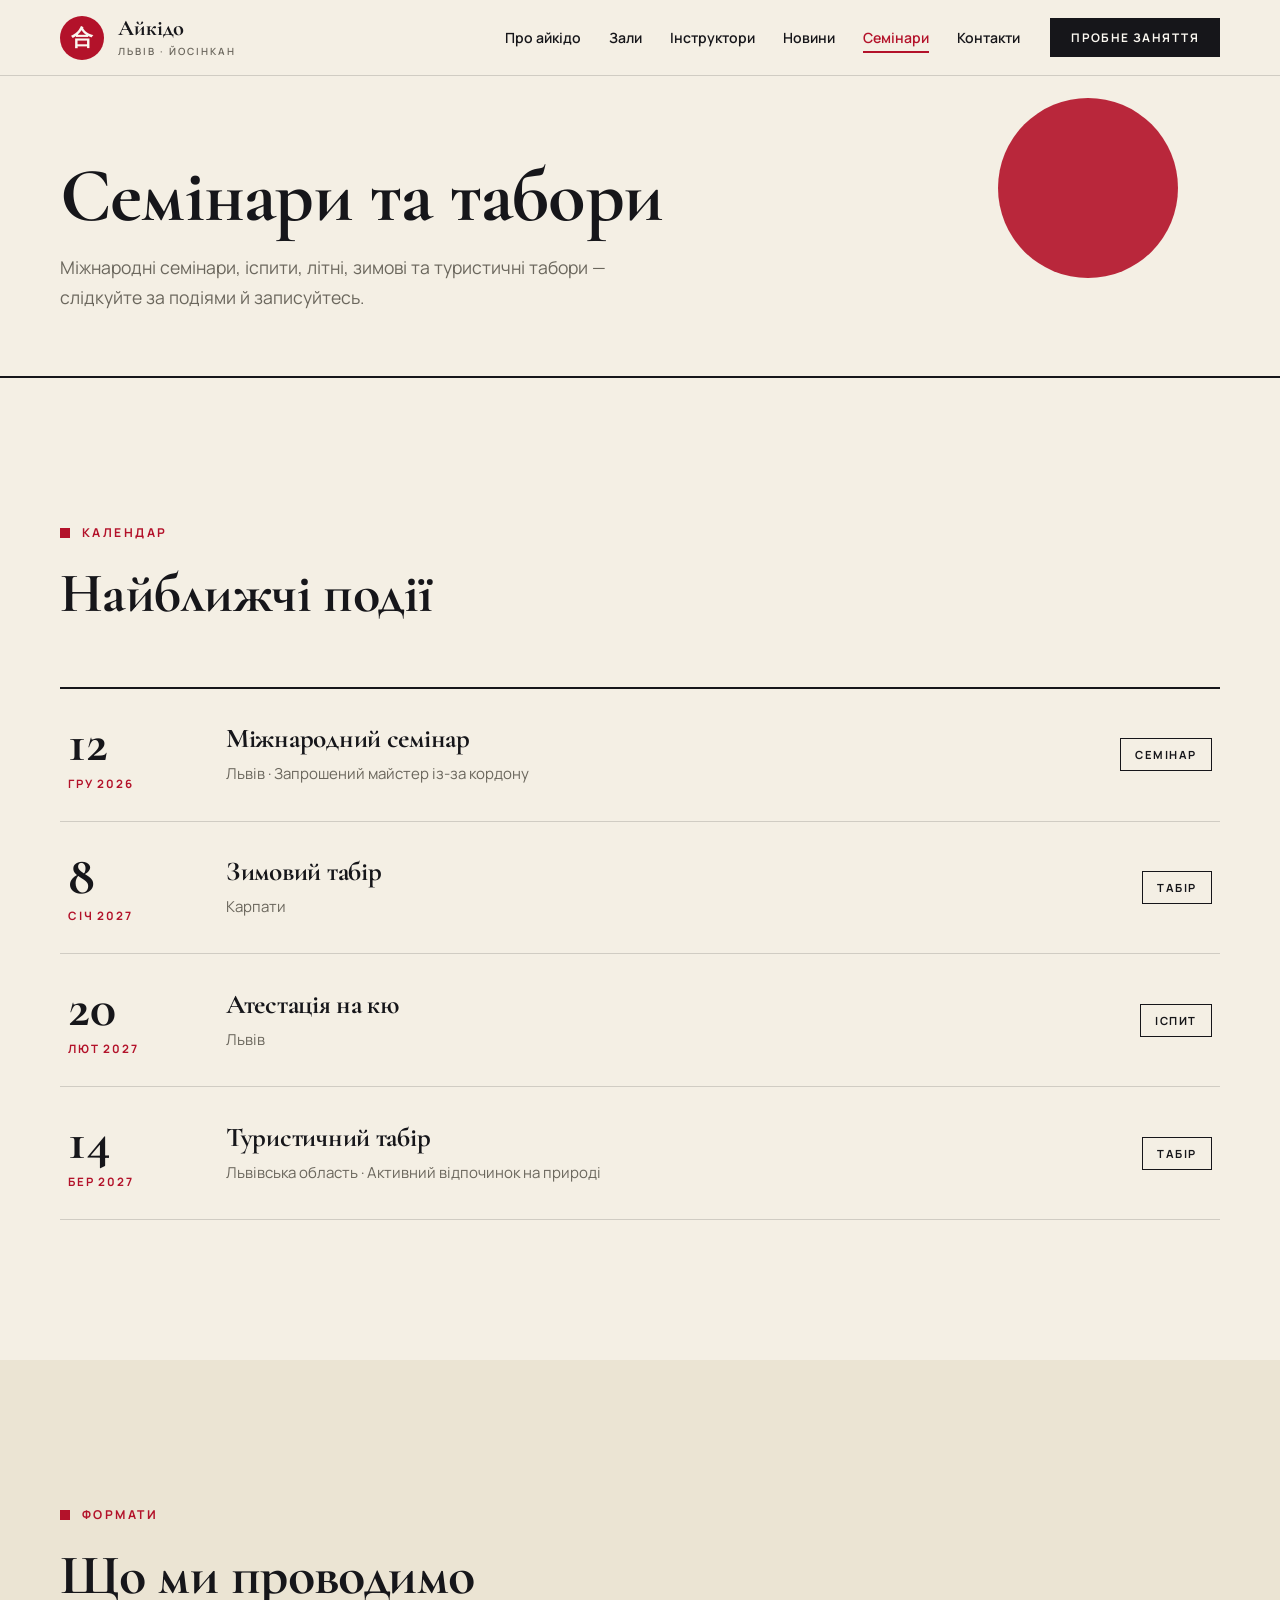
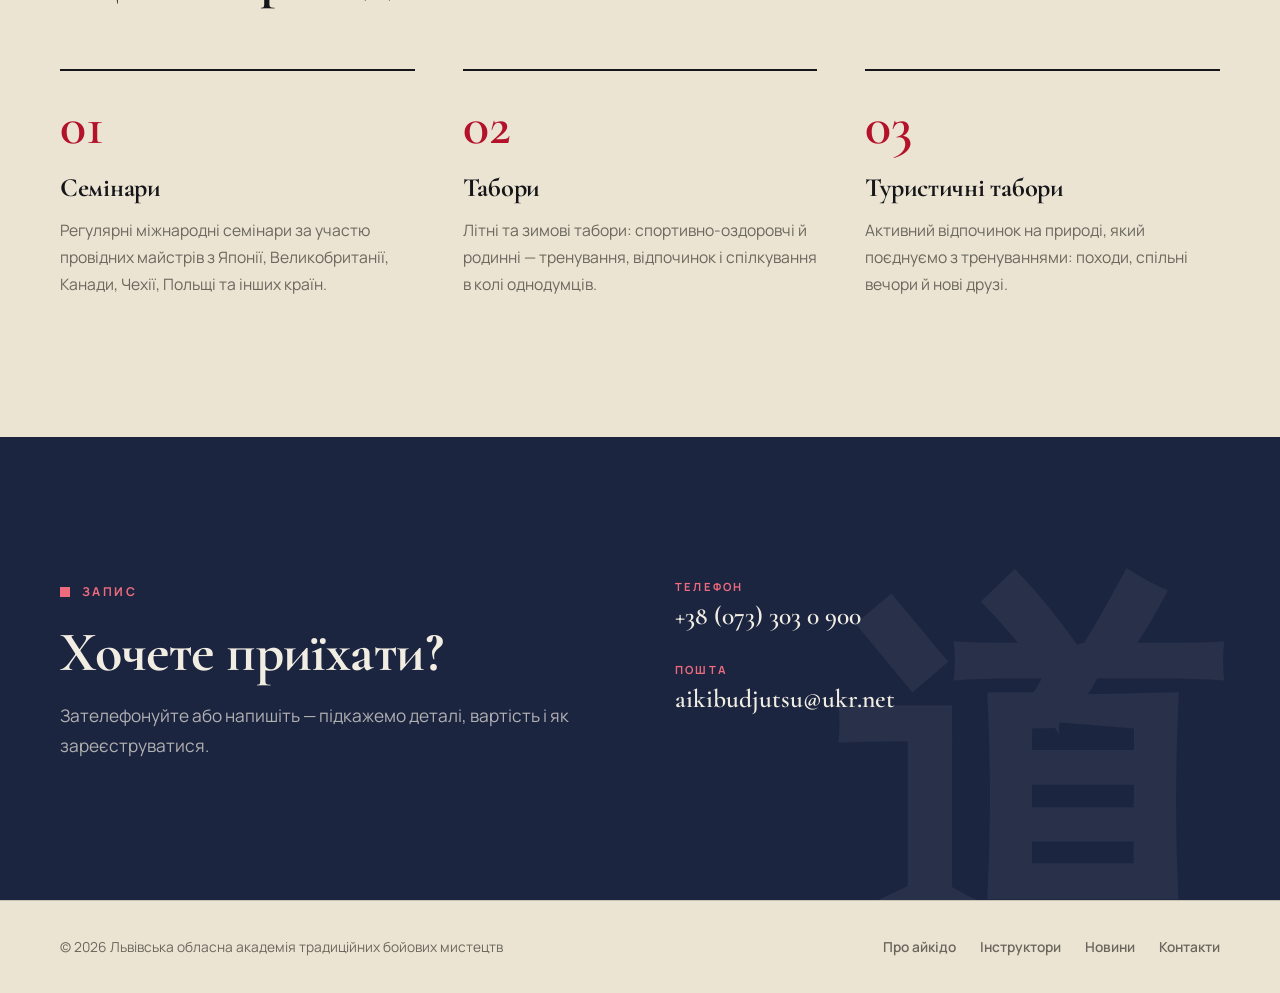
<file: seminars.html>
<!DOCTYPE html>
<html lang="uk">
<head>
  <meta charset="UTF-8">
  <meta name="viewport" content="width=device-width, initial-scale=1">
  <title>Семінари та табори — Айкідо Львів</title>
  <meta name="description" content="Семінари та табори (зокрема туристичні) академії айкідо Йосінкан у Львові: найближчі події та формати.">
  <meta name="theme-color" content="#f4efe4">
  <link rel="preconnect" href="https://fonts.googleapis.com">
  <link rel="preconnect" href="https://fonts.gstatic.com" crossorigin>
  <link href="https://fonts.googleapis.com/css2?family=Cormorant+Garamond:ital,wght@0,500;0,600;0,700;1,600&family=Manrope:wght@400;500;600;700&display=swap" rel="stylesheet">
  <link rel="stylesheet" href="css/style.css">
</head>
<body>
  <a class="skip-link" href="#main">Перейти до змісту</a>
  <header class="header header--solid" id="header">
    <div class="container header__inner">
      <a href="index.html" class="logo" aria-label="Айкідо Львів — на головну">
        <span class="logo__mark" aria-hidden="true">合</span>
        <span class="logo__text">Айкідо<small>Львів · Йосінкан</small></span>
      </a>
      <nav class="nav" id="nav" aria-label="Головне меню">
        <ul class="nav__list">
          <li><a href="index.html#about">Про айкідо</a></li>
          <li><a href="halls.html">Зали</a></li>
          <li><a href="instructors.html">Інструктори</a></li>
          <li><a href="news.html">Новини</a></li>
          <li><a href="seminars.html" aria-current="page">Семінари</a></li>
          <li><a href="contacts.html">Контакти</a></li>
        </ul>
        <a href="contacts.html" class="btn btn--primary nav__cta">Пробне заняття</a>
      </nav>
      <button class="burger" id="burger" aria-label="Відкрити меню" aria-expanded="false" aria-controls="nav">
        <span></span><span></span><span></span>
      </button>
    </div>
  </header>

  <main id="main">
    <section class="page-hero">
      <div class="container">
        <h1>Семінари та табори</h1>
        <p>Міжнародні семінари, іспити, літні, зимові та туристичні табори — слідкуйте за подіями й записуйтесь.</p>
      </div>
    </section>

    <section class="section">
      <div class="container">
        <header class="section__head">
          <p class="eyebrow">Календар</p>
          <h2>Найближчі події</h2>
        </header>
        <ul class="events" id="events-list" aria-live="polite"></ul>
      </div>
    </section>

    <section class="section section--alt">
      <div class="container">
        <header class="section__head reveal">
          <p class="eyebrow">Формати</p>
          <h2>Що ми проводимо</h2>
        </header>
        <div class="cards">
          <article class="card reveal">
            <span class="card__num">01</span>
            <h3>Семінари</h3>
            <p>Регулярні міжнародні семінари за участю провідних майстрів з Японії, Великобританії, Канади, Чехії, Польщі та інших країн.</p>
          </article>
          <article class="card reveal">
            <span class="card__num">02</span>
            <h3>Табори</h3>
            <p>Літні та зимові табори: спортивно-оздоровчі й родинні — тренування, відпочинок і спілкування в колі однодумців.</p>
          </article>
          <article class="card reveal">
            <span class="card__num">03</span>
            <h3>Туристичні табори</h3>
            <p>Активний відпочинок на природі, який поєднуємо з тренуваннями: походи, спільні вечори й нові друзі.</p>
          </article>
        </div>
      </div>
    </section>

    <section class="section cta">
      <div class="container cta__inner">
        <div>
          <p class="eyebrow">Запис</p>
          <h2>Хочете приїхати?</h2>
          <p class="section__sub">Зателефонуйте або напишіть — підкажемо деталі, вартість і як зареєструватися.</p>
        </div>
        <ul class="contact-list">
          <li>
            <span class="contact-list__label">Телефон</span>
            <a href="tel:+380733030900">+38 (073) 303 0 900</a>
          </li>
          <li>
            <span class="contact-list__label">Пошта</span>
            <a href="mailto:aikibudjutsu@ukr.net">aikibudjutsu@ukr.net</a>
          </li>
        </ul>
      </div>
    </section>
  </main>

  <footer class="footer">
    <div class="container footer__inner">
      <p>© <span id="year">2026</span> Львівська обласна академія традиційних бойових мистецтв</p>
      <ul class="footer__links">
        <li><a href="index.html#about">Про айкідо</a></li>
        <li><a href="instructors.html">Інструктори</a></li>
        <li><a href="news.html">Новини</a></li>
        <li><a href="contacts.html">Контакти</a></li>
      </ul>
    </div>
  </footer>
  <script src="js/data.js"></script>
  <script src="js/main.js"></script>
</body>
</html>
</file>
<file: css/style.css>
/* =========================================================
   Айкідо Львів — дизайн v2 «Васі» (світлий, паперовий)
   Рисовий папір + тушь + кіновар (печатка) + індиго
   ========================================================= */

:root {
  --bg: #f4efe4;
  --bg-alt: #ebe4d3;
  --paper: #faf7f0;
  --ink: #16161a;
  --muted: #6b675d;
  --line: rgba(22, 22, 26, 0.16);
  --accent: #b3122a;
  --accent-hover: #8f0e21;
  --indigo: #1c2540;
  --on-dark: #f1ede2;
  --on-dark-muted: rgba(241, 237, 226, 0.7);

  --font-body: "Manrope", system-ui, -apple-system, "Segoe UI", sans-serif;
  --font-head: "Cormorant Garamond", Georgia, "Times New Roman", serif;

  --container: 1160px;
  --header-h: 76px;
  --ease: cubic-bezier(0.2, 0.7, 0.2, 1);
}

/* ---------- Reset ---------- */
*, *::before, *::after { box-sizing: border-box; }
html { scroll-behavior: smooth; scroll-padding-top: calc(var(--header-h) + 12px); }
body {
  margin: 0;
  font-family: var(--font-body);
  font-size: 17px;
  line-height: 1.7;
  color: var(--ink);
  background: var(--bg);
  -webkit-font-smoothing: antialiased;
}
img, iframe { max-width: 100%; display: block; }
a { color: inherit; text-decoration: none; }
ul { margin: 0; padding: 0; list-style: none; }
h1, h2, h3, p { margin: 0; }
:focus-visible { outline: 2px solid var(--accent); outline-offset: 3px; }

.container { width: min(100% - 40px, var(--container)); margin-inline: auto; }

.skip-link {
  position: absolute; left: 12px; top: -60px; z-index: 200;
  background: var(--ink); color: var(--paper); padding: 10px 16px;
  transition: top .2s;
}
.skip-link:focus { top: 12px; }

/* ---------- Типографіка ---------- */
h1, h2, h3 { font-family: var(--font-head); font-weight: 700; line-height: 1.05; letter-spacing: -0.01em; }
h2 { font-size: clamp(2.3rem, 4.4vw, 3.5rem); }
h3 { font-size: 1.65rem; line-height: 1.15; }

.eyebrow {
  display: inline-flex; align-items: center; gap: 12px;
  font-size: .76rem; font-weight: 700; letter-spacing: .2em; text-transform: uppercase;
  color: var(--accent); margin-bottom: 20px;
}
/* Квадратна «печатка» перед підписом */
.eyebrow::before { content: ""; width: 10px; height: 10px; background: currentColor; flex: none; }
.eyebrow--center { display: flex; justify-content: center; }

/* ---------- Кнопки ---------- */
.btn {
  display: inline-flex; align-items: center; justify-content: center;
  padding: 13px 28px; border: 1.5px solid var(--ink); border-radius: 0;
  font: 700 .82rem var(--font-body); letter-spacing: .12em; text-transform: uppercase;
  cursor: pointer; white-space: nowrap; background: transparent; color: var(--ink);
  transition: background .25s var(--ease), border-color .25s var(--ease), color .25s, transform .25s var(--ease);
}
.btn:hover { transform: translateY(-2px); }
.btn--primary { background: var(--ink); color: var(--paper); }
.btn--primary:hover { background: var(--accent); border-color: var(--accent); }
.btn--ghost:hover { background: var(--ink); color: var(--paper); }
.btn--lg { padding: 17px 36px; font-size: .86rem; }

.link-arrow { font-weight: 700; border-bottom: 2px solid var(--accent); padding-bottom: 2px; transition: color .2s; }
.link-arrow:hover { color: var(--accent); }

/* ---------- Шапка ---------- */
.header {
  position: fixed; inset: 0 0 auto 0; z-index: 100; height: var(--header-h);
  display: flex; align-items: center;
  transition: background .3s, backdrop-filter .3s, border-color .3s;
  border-bottom: 1px solid transparent;
}
.header.is-scrolled, .header--solid {
  background: rgba(244, 239, 228, .9);
  backdrop-filter: blur(12px);
  border-bottom-color: var(--line);
}
.header__inner { display: flex; align-items: center; justify-content: space-between; gap: 24px; }

.logo { display: flex; align-items: center; gap: 14px; }
.logo__mark {
  display: grid; place-items: center; width: 44px; height: 44px; border-radius: 50%;
  background: var(--accent); color: var(--paper); font: 700 1.35rem var(--font-head);
}
.logo__text { display: flex; flex-direction: column; font: 700 1.4rem/1 var(--font-head); }
.logo__text small { font: 600 .62rem var(--font-body); letter-spacing: .2em; text-transform: uppercase; color: var(--muted); margin-top: 5px; }

.nav { display: flex; align-items: center; gap: 30px; }
.nav__list { display: flex; gap: 28px; }
.nav__list a { font-size: .88rem; font-weight: 600; color: var(--ink); position: relative; padding: 6px 0; transition: color .2s; }
.nav__list a::after {
  content: ""; position: absolute; left: 0; bottom: 0; width: 100%; height: 2px;
  background: var(--accent); transform: scaleX(0); transform-origin: left; transition: transform .3s var(--ease);
}
.nav__list a:hover { color: var(--accent); }
.nav__list a:hover::after, .nav__list a[aria-current="page"]::after { transform: scaleX(1); }
.nav__list a[aria-current="page"] { color: var(--accent); }
.nav__cta { padding: 10px 20px; font-size: .74rem; }

.burger { display: none; width: 44px; height: 44px; background: none; border: 0; cursor: pointer; position: relative; }
.burger span { position: absolute; left: 10px; width: 24px; height: 2px; background: var(--ink); transition: transform .3s var(--ease), opacity .2s; }
.burger span:nth-child(1) { top: 15px; }
.burger span:nth-child(2) { top: 21px; }
.burger span:nth-child(3) { top: 27px; }
.burger[aria-expanded="true"] span:nth-child(1) { transform: translateY(6px) rotate(45deg); }
.burger[aria-expanded="true"] span:nth-child(2) { opacity: 0; }
.burger[aria-expanded="true"] span:nth-child(3) { transform: translateY(-6px) rotate(-45deg); }

/* ---------- Hero ---------- */
.hero {
  position: relative; min-height: 100svh; display: flex; align-items: center;
  padding: calc(var(--header-h) + 40px) 0 90px; overflow: hidden; isolation: isolate;
  background:
    radial-gradient(ellipse at 20% 100%, rgba(179,18,42,.07), transparent 55%),
    var(--bg);
}
.hero__bg { position: absolute; inset: 0; z-index: -1; pointer-events: none; }
/* Червоне коло (хіномару) */
.hero__circle {
  position: absolute; right: 9%; top: 50%; width: min(42vw, 520px); aspect-ratio: 1;
  transform: translateY(-50%); border-radius: 50%; background: var(--accent);
}
/* Вертикальний ієрогліф поверх кола */
.hero__kanji {
  position: absolute; right: calc(9% + min(42vw, 520px) / 2 - .5em); top: 50%; transform: translateY(-50%);
  writing-mode: vertical-rl; white-space: nowrap; font: 700 clamp(6rem, 15vw, 13rem)/1 var(--font-head);
  color: var(--paper); letter-spacing: .02em; user-select: none;
}
.hero__inner { position: relative; max-width: 700px; margin-left: max(20px, calc((100vw - var(--container)) / 2)); }
.hero__title { font-size: clamp(3.2rem, 8vw, 6.6rem); margin-bottom: 28px; }
.hero__title em { font-style: italic; font-weight: 600; color: var(--accent); }
.hero__lead { max-width: 520px; font-size: 1.12rem; color: var(--muted); margin-bottom: 40px; }
.hero__actions { display: flex; flex-wrap: wrap; gap: 14px; }

.hero__scroll {
  position: absolute; left: 50%; bottom: 26px; width: 1px; height: 54px; margin-left: -.5px;
  background: var(--line); overflow: hidden;
}
.hero__scroll span {
  position: absolute; left: 0; top: 0; width: 1px; height: 20px; background: var(--ink);
  animation: scroll-line 2s var(--ease) infinite;
}
@keyframes scroll-line { 0% { transform: translateY(-20px); } 100% { transform: translateY(54px); } }

/* ---------- Секції ---------- */
.section { padding: clamp(80px, 11vw, 140px) 0; }
.section--alt { background: var(--bg-alt); }
.section--tight { padding: 70px 0; border-top: 1px solid var(--line); }
.section--article { padding-top: calc(var(--header-h) + 50px); }

.section--dark { background: var(--indigo); color: var(--on-dark); }
.section--dark .eyebrow { color: #ee6a7d; }
.section--dark .section__sub { color: var(--on-dark-muted); }

.section__head { max-width: 700px; margin-bottom: 64px; }
.section__head h2 { margin-bottom: 20px; }
.section__sub { color: var(--muted); font-size: 1.08rem; }
.section__head--row { max-width: none; display: flex; justify-content: space-between; align-items: flex-end; gap: 20px; flex-wrap: wrap; }

/* ---------- Блоки «Про айкідо» ---------- */
.cards { display: grid; grid-template-columns: repeat(3, 1fr); gap: 48px; }
.card { border-top: 2px solid var(--ink); padding-top: 28px; transition: border-color .3s; }
.card:hover { border-color: var(--accent); }
.card__num { display: block; font: 600 3.4rem/1 var(--font-head); color: var(--accent); margin-bottom: 20px; }
.card h3 { margin-bottom: 14px; }
.card p { color: var(--muted); font-size: .98rem; }

/* ---------- Split ---------- */
.split { display: grid; grid-template-columns: 1.05fr 1fr; gap: clamp(36px, 6vw, 96px); align-items: center; }
.split__text h2 { margin-bottom: 22px; }
.split__text > p { color: var(--muted); margin-bottom: 26px; }
.checklist { margin-bottom: 36px; display: grid; gap: 12px; }
.checklist li { position: relative; padding-left: 34px; font-weight: 500; }
.checklist li::before {
  content: ""; position: absolute; left: 0; top: .72em; width: 20px; height: 2px; background: var(--accent);
}
.photo-placeholder {
  aspect-ratio: 4 / 5; display: grid; place-items: center;
  background: repeating-linear-gradient(135deg, rgba(22,22,26,.05) 0 2px, transparent 2px 14px), var(--paper);
  border: 1px solid var(--ink); color: var(--muted);
  font-size: .78rem; font-weight: 700; letter-spacing: .18em; text-transform: uppercase;
  box-shadow: 14px 14px 0 var(--accent);
}
.split__media img { width: 100%; aspect-ratio: 4 / 5; object-fit: cover; box-shadow: 14px 14px 0 var(--accent); }

/* ---------- Сітки ---------- */
.grid { display: grid; gap: 32px; }
.grid--instructors { grid-template-columns: repeat(auto-fill, minmax(240px, 1fr)); }
.grid--news { grid-template-columns: repeat(auto-fill, minmax(300px, 1fr)); }

.person__photo {
  aspect-ratio: 3 / 4; margin-bottom: 20px; overflow: hidden; display: grid; place-items: center;
  background: var(--bg-alt); border: 1px solid var(--line);
  font: 700 5rem var(--font-head); color: rgba(22,22,26,.22);
}
.person__photo img { width: 100%; height: 100%; object-fit: cover; transition: transform .6s var(--ease); }
.person:hover .person__photo img { transform: scale(1.05); }
.person__name { font: 700 1.5rem var(--font-head); margin-bottom: 4px; }
.person__role { color: var(--accent); font-size: .8rem; font-weight: 700; letter-spacing: .1em; text-transform: uppercase; margin-bottom: 10px; }
.person__bio { color: var(--muted); font-size: .94rem; }

.news-card {
  display: flex; flex-direction: column; background: var(--paper); border: 1px solid var(--line);
  transition: transform .35s var(--ease), box-shadow .35s var(--ease), border-color .35s;
}
.news-card:hover { transform: translateY(-5px); border-color: var(--ink); box-shadow: 8px 8px 0 var(--ink); }
.news-card__img { aspect-ratio: 16 / 10; background: linear-gradient(135deg, var(--bg-alt), #d8cfba); overflow: hidden; }
.news-card__img img { width: 100%; height: 100%; object-fit: cover; }
.news-card__body { padding: 26px; display: flex; flex-direction: column; gap: 10px; flex: 1; }
.news-card time { font-size: .72rem; letter-spacing: .16em; text-transform: uppercase; color: var(--accent); font-weight: 700; }
.news-card h3 { font-size: 1.5rem; }
.news-card p { color: var(--muted); font-size: .94rem; }

/* ---------- Події ---------- */
.events { border-top: 2px solid var(--ink); }
.event {
  display: grid; grid-template-columns: 130px 1fr auto; gap: 28px; align-items: center;
  padding: 30px 8px; border-bottom: 1px solid var(--line); transition: background .3s, padding .3s var(--ease);
}
.event:hover { background: var(--paper); padding-inline: 22px; }
.event__date { font-family: var(--font-head); }
.event__day { display: block; font-size: 3.4rem; font-weight: 700; line-height: .9; }
.event__month { display: block; font: 700 .72rem var(--font-body); letter-spacing: .16em; text-transform: uppercase; color: var(--accent); margin-top: 8px; }
.event__title { font: 700 1.7rem var(--font-head); margin-bottom: 6px; }
.event__meta { color: var(--muted); font-size: .94rem; }
.event__tag { padding: 6px 14px; border: 1px solid var(--ink); font-size: .7rem; font-weight: 700; letter-spacing: .14em; text-transform: uppercase; }

/* ---------- Відео ---------- */
.video { max-width: 960px; }
.video .section__head { margin-bottom: 36px; }
.video__frame { aspect-ratio: 16 / 9; overflow: hidden; background: #000; box-shadow: 14px 14px 0 var(--accent); }
.video__frame iframe { width: 100%; height: 100%; border: 0; }

/* ---------- Партнери ---------- */
.partners { display: flex; flex-wrap: wrap; justify-content: center; gap: 14px 44px; margin-top: 8px; }
.partners li { color: var(--muted); font: italic 600 1.4rem var(--font-head); transition: color .2s; }
.partners li:hover { color: var(--ink); }

/* ---------- Контакти / CTA ---------- */
.cta { background: var(--indigo); color: var(--on-dark); position: relative; overflow: hidden; }
.cta::after {
  content: "道"; position: absolute; right: 3%; bottom: -22%; font: 700 26rem/1 var(--font-head);
  color: rgba(255,255,255,.05); pointer-events: none; user-select: none;
}
.cta .eyebrow { color: #ee6a7d; }
.cta .section__sub { color: var(--on-dark-muted); }
.cta__inner { position: relative; z-index: 1; display: grid; grid-template-columns: 1fr 1fr; gap: 70px; align-items: start; }
.cta h2 { margin-bottom: 20px; }
.contact-list { display: grid; gap: 28px; }
.contact-list li { display: flex; flex-wrap: wrap; gap: 4px 22px; align-items: baseline; }
.contact-list__label { width: 100%; font-size: .7rem; letter-spacing: .2em; text-transform: uppercase; color: #ee6a7d; font-weight: 700; }
.contact-list a { font: 600 1.6rem var(--font-head); border-bottom: 1px solid transparent; transition: border-color .2s, color .2s; }
.contact-list a:hover { border-bottom-color: var(--on-dark); }

/* ---------- Підвал ---------- */
.footer { padding: 34px 0; border-top: 1px solid var(--line); font-size: .86rem; color: var(--muted); background: var(--bg-alt); }
.footer__inner { display: flex; justify-content: space-between; gap: 20px; flex-wrap: wrap; align-items: center; }
.footer__links { display: flex; gap: 24px; flex-wrap: wrap; }
.footer__links a { font-weight: 600; }
.footer__links a:hover { color: var(--accent); }

/* ---------- Внутрішні сторінки ---------- */
.page-hero {
  padding: calc(var(--header-h) + 80px) 0 64px;
  background: var(--bg); border-bottom: 2px solid var(--ink); position: relative; overflow: hidden;
}
.page-hero::after {
  content: ""; position: absolute; right: 8%; top: 50%; width: 180px; height: 180px; border-radius: 50%;
  background: var(--accent); transform: translateY(-50%); opacity: .9;
}
.page-hero .container { position: relative; z-index: 1; }
.page-hero h1 { font-size: clamp(2.8rem, 6vw, 4.8rem); margin-bottom: 16px; }
.page-hero p { color: var(--muted); max-width: 620px; font-size: 1.1rem; }

.empty { grid-column: 1 / -1; padding: 44px 20px; text-align: center; color: var(--muted); border: 1px dashed var(--ink); }

.halls { display: grid; gap: 32px; grid-template-columns: repeat(auto-fill, minmax(320px, 1fr)); }
.hall { background: var(--paper); border: 1px solid var(--line); display: flex; flex-direction: column; transition: box-shadow .35s var(--ease), transform .35s var(--ease); }
.hall:hover { transform: translateY(-4px); box-shadow: 8px 8px 0 var(--ink); }
.hall__img { width: 100%; aspect-ratio: 16 / 10; object-fit: cover; }
.hall__body { padding: 28px; display: grid; gap: 12px; align-content: start; }
.hall__addr { color: var(--accent); font-weight: 700; font-size: .92rem; }
.hall__schedule { white-space: pre-line; color: var(--muted); }

.article { max-width: 760px; }
.article time { display: block; color: var(--accent); font-size: .74rem; letter-spacing: .18em; text-transform: uppercase; font-weight: 700; margin-bottom: 16px; }
.article h1 { font-size: clamp(2.4rem, 5vw, 3.8rem); margin-bottom: 32px; }
.article__img { width: 100%; margin-bottom: 34px; box-shadow: 12px 12px 0 var(--accent); }
.article__body p { margin-bottom: 1.3em; font-size: 1.1rem; }
.back-link { display: inline-block; margin-bottom: 30px; color: var(--muted); font-weight: 600; }
.back-link:hover { color: var(--accent); }

.more { margin-top: 28px; }

/* ---------- Поява при прокрутці ---------- */
.reveal { opacity: 0; transform: translateY(26px); transition: opacity .8s var(--ease), transform .8s var(--ease); }
.reveal.is-visible { opacity: 1; transform: none; }

/* ---------- Адаптив ---------- */
@media (max-width: 960px) {
  .cards { grid-template-columns: 1fr; gap: 40px; }
  .split, .cta__inner { grid-template-columns: 1fr; }
  .split__media { order: -1; }
  .photo-placeholder, .split__media img { aspect-ratio: 16 / 10; }
  .hero__circle { right: -16%; top: 38%; width: min(78vw, 520px); opacity: .13; }
  .hero__kanji { right: 2%; top: 38%; color: var(--ink); opacity: .07; }
  .page-hero::after { width: 110px; height: 110px; right: 5%; }
}

@media (max-width: 860px) {
  .burger { display: block; }
  .nav {
    position: fixed; inset: var(--header-h) 0 auto 0; flex-direction: column; align-items: stretch; gap: 0;
    background: var(--paper); padding: 12px 20px 28px; border-bottom: 2px solid var(--ink);
    transform: translateY(-12px); opacity: 0; visibility: hidden;
    transition: transform .3s var(--ease), opacity .3s, visibility .3s;
  }
  .nav.is-open { transform: none; opacity: 1; visibility: visible; }
  .nav__list { flex-direction: column; gap: 0; }
  .nav__list a { display: block; padding: 16px 0; font-size: 1.05rem; border-bottom: 1px solid var(--line); }
  .nav__list a::after { display: none; }
  .nav__cta { margin-top: 20px; padding: 14px 20px; }
  .header { background: rgba(244, 239, 228, .92); backdrop-filter: blur(12px); }
}

@media (max-width: 640px) {
  body { font-size: 16px; }
  .hero { padding-bottom: 100px; }
  .hero__kanji { font-size: 9rem; }
  .hero__actions .btn { width: 100%; }
  .event { grid-template-columns: 80px 1fr; gap: 18px; }
  .event__tag { grid-column: 2; justify-self: start; }
  .event__day { font-size: 2.6rem; }
  .cta::after { font-size: 15rem; }
  .page-hero::after { display: none; }
}

@media (prefers-reduced-motion: reduce) {
  html { scroll-behavior: auto; }
  *, *::before, *::after { animation: none !important; transition: none !important; }
  .reveal { opacity: 1; transform: none; }
}
</file>
